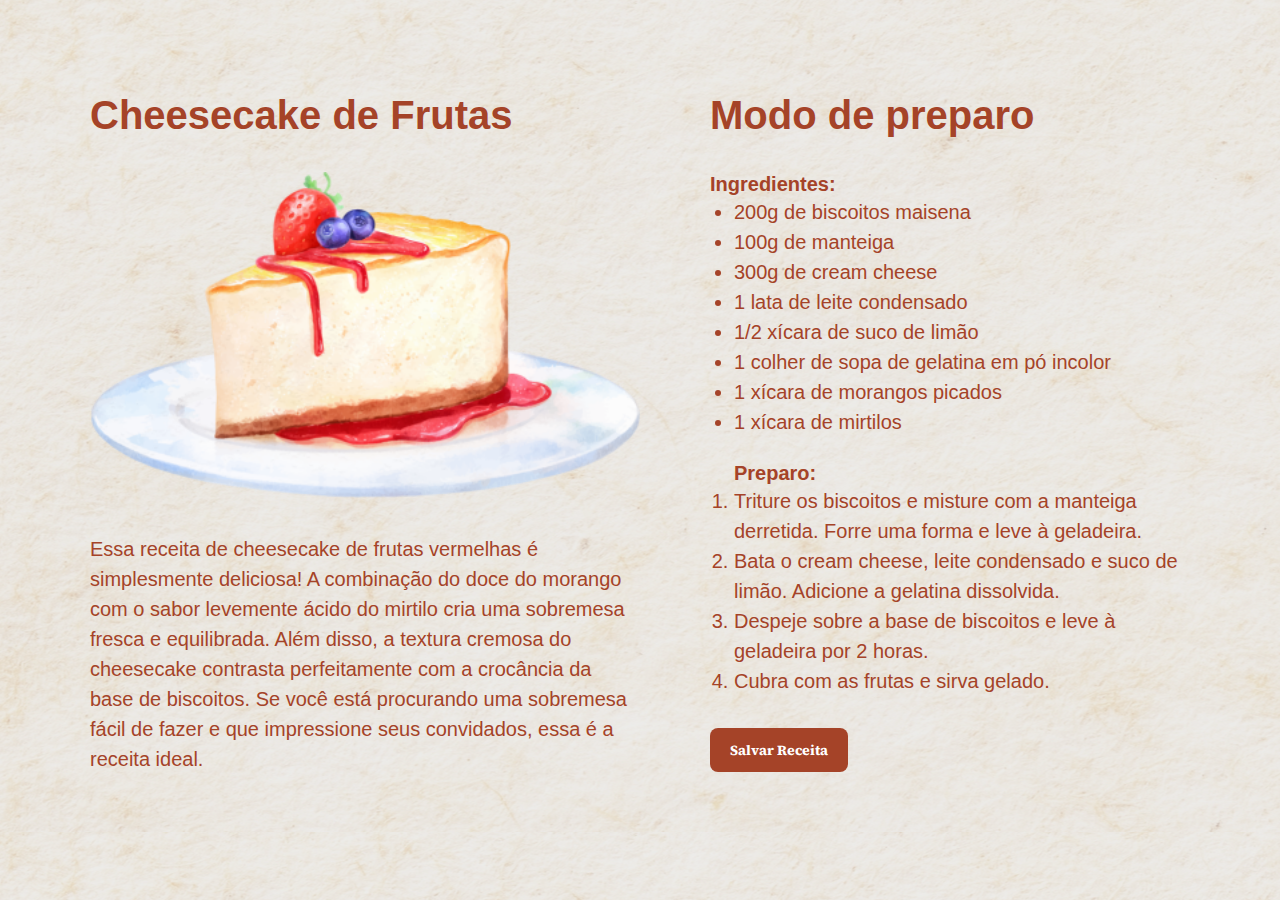
<file: cheesecake/index.html>
<!DOCTYPE html>
<html lang="pt-br">

<head>
    <meta charset="UTF-8">
    <meta name="viewport" content="width=device-width, initial-scale=1.0">
    <link rel="stylesheet" href="./style.css">
    <link rel="shortcut icon" href="./images/cheesecake.png" type="image/x-icon">
    <link rel="preconnect" href="https://fonts.googleapis.com">
    <link rel="preconnect" href="https://fonts.gstatic.com" crossorigin>
    <link href="https://fonts.googleapis.com/css2?family=Archivo:wght@600;700&family=Source+Serif+4:opsz,wght@8..60,400;8..60,700&display=swap" rel="stylesheet">
    <title>Cheesecake</title>
</head>

<body>

    <main>
        <div class="recipe">
            <h1>Cheesecake de Frutas</h1>
            <img src="./images/photo.png" alt="imagem de um cheesecake">
            <p>Essa receita de cheesecake de frutas vermelhas é simplesmente deliciosa! A combinação do doce do morango
                com o sabor levemente ácido do mirtilo cria uma sobremesa fresca e equilibrada. Além disso, a textura
                cremosa do cheesecake contrasta perfeitamente com a crocância da base de biscoitos. Se você está
                procurando uma sobremesa fácil de fazer e que impressione seus convidados, essa é a receita ideal.</p>
        </div>

        <div class="ingredients">
            <h2>Modo de preparo</h2>
            <strong>Ingredientes:</strong>
            <ul>
               
                <li>200g de biscoitos maisena</li>
                <li>100g de manteiga</li>
                <li>300g de cream cheese</li>
                <li>1 lata de leite condensado</li>
                <li> 1/2 xícara de suco de limão</li>
                <li>1 colher de sopa de gelatina em pó incolor</li>
                <li>1 xícara de morangos picados</li>
                <li>1 xícara de mirtilos</li>
            </ul>

            <ol>
                <strong>Preparo:</strong>

                <li>Triture os biscoitos e misture com a manteiga derretida. Forre uma forma e leve à geladeira.</li>
                <li> Bata o cream cheese, leite condensado e suco de limão. Adicione a gelatina dissolvida.</li>
                <li>Despeje sobre a base de biscoitos e leve à geladeira por 2 horas.</li>
                <li>Cubra com as frutas e sirva gelado.</li>
            </ol>

            <button>Salvar Receita</button>
        </div>
    </main>

</body>

</html>
</file>
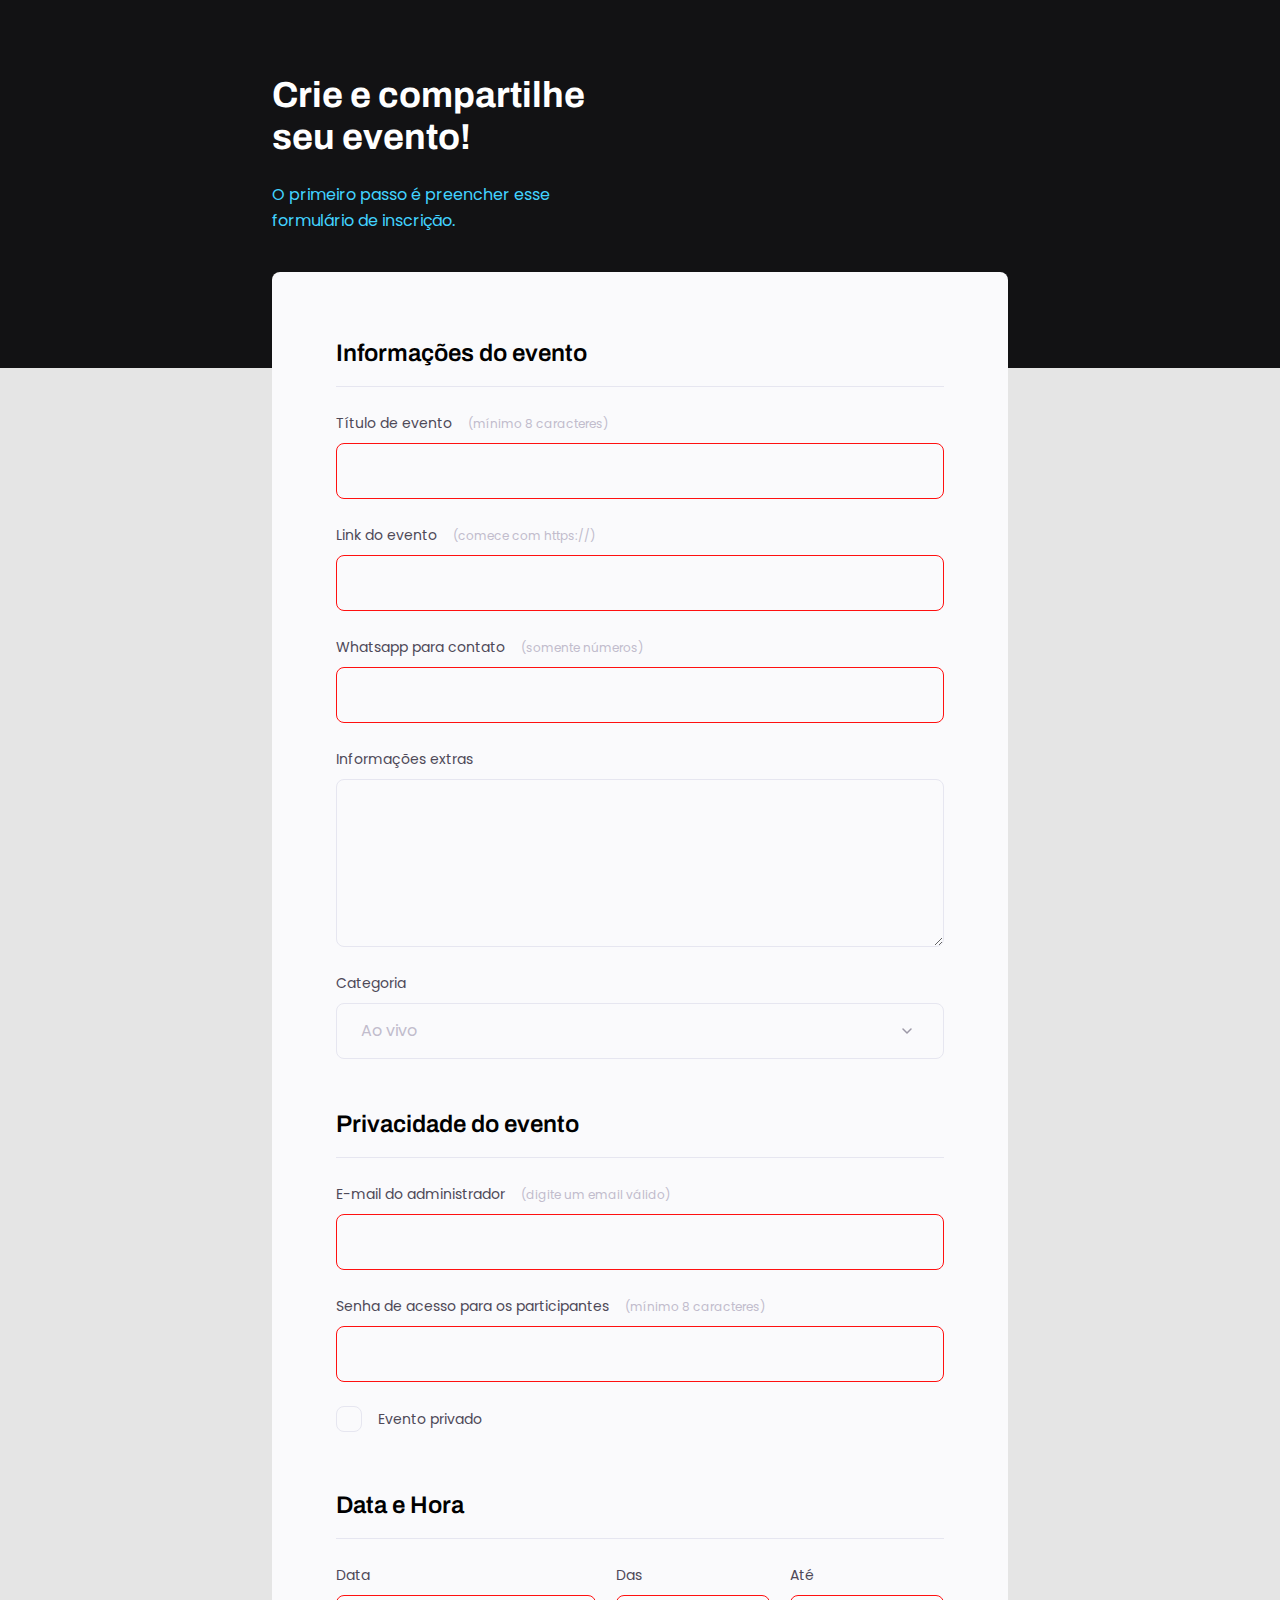
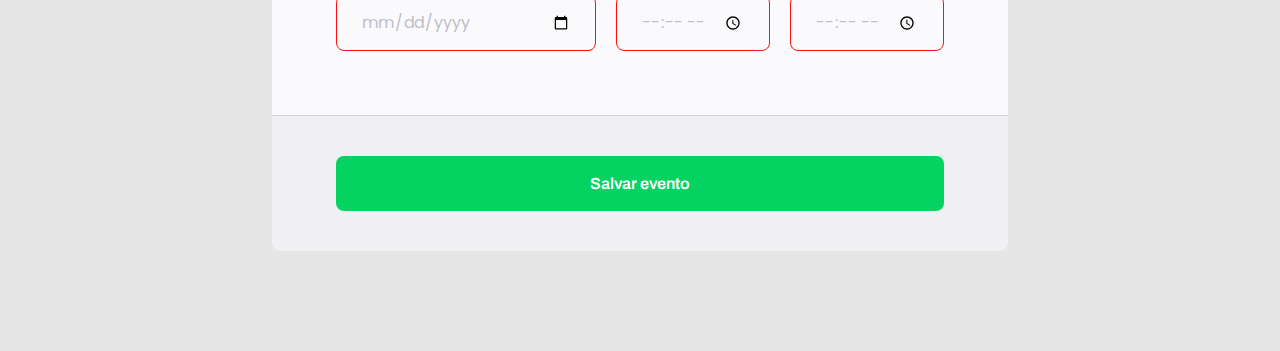
<file: form/index.html>
<!DOCTYPE html>
<html lang="pt-br">

<head>
    <meta charset="UTF-8">
    <meta name="viewport" content="width=device-width, initial-scale=1.0">
    <link rel="preconnect" href="https://fonts.googleapis.com">
    <link rel="preconnect" href="https://fonts.gstatic.com" crossorigin>
    <link href="https://fonts.googleapis.com/css2?family=Archivo:wght@600;700&family=Poppins&display=swap"
        rel="stylesheet">
    <link rel="shortcut icon" href="flavicon.png" type="image/x-icon">
    <title>Sua Festa</title>
    <link rel="stylesheet" href="style.css">
</head>

<body>
    <div class="page">

        <header>
            <h1>Crie e compartilhe seu evento!</h1>
            <p>O primeiro passo é preencher esse formulário de inscrição.</p>
        </header>

        <form id="my-form">
            <fieldset>
                <div class="fieldset-wrapper">

                    <legend>Informações do evento</legend>

                    <div class="input-wrapper">
                        <label for="event-title">Título de evento
                            <span>(mínimo 8 caracteres)</span>
                        </label>
                        <input type="text" id="event-title" required minlength="8" maxlength="8">
                    </div>

                    <div class="input-wrapper">
                        <label for="event-link">Link do evento
                            <span>(comece com https://)</span>
                        </label>
                        <input type="url" id="event-link" required>
                    </div>


                    <div class="input-wrapper">
                        <label for="event-whatsapp">Whatsapp para contato
                            <span>(somente números)</span>
                        </label>
                        <input type="text" id="event-whatsapp" required>
                    </div>

                    <div class="input-wrapper">
                        <label for="event-info">Informações extras </label>
                        <textarea id="event-info"></textarea>
                    </div>

                    <div class="input-wrapper">
                        <label for="event-category">Categoria</label>
                        <select id="event-category">
                            <option value="live">Ao vivo</option>
                            <option value="podcast">Podcast</option>
                            <option value="mentorship">Mentoria</option>
                        </select>
                    </div>

                </div>

            </fieldset>

            <fieldset>
                <div class="fieldset-wrapper">
                    <legend>Privacidade do evento</legend>

                    <div class="input-wrapper">
                        <label for="event-email">E-mail do administrador
                            <span>(digite um email válido)</span>
                        </label>
                        <input type="email" id="event-email" required>
                    </div>

                    <div class="input-wrapper">
                        <label for="event-password">Senha de acesso para os participantes
                            <span>(mínimo 8 caracteres)</span>
                        </label>
                        <input type="password" id="event-password" required minlength="8" maxlength="8">
                    </div>

                    <div class="checkbox-wrapper">
                        <input type="checkbox" id="event-private" required>
                        <label for="event-private">Evento privado</label>
                    </div>

                    
                </div>

            </fieldset>
            
            <fieldset>
                <div  class="fieldset-wrapper">
                    <legend>Data e Hora</legend>

                    <div class="col-3">

                        <div class="input-wrapper">
                            <label for="event-date">Data</label>
                            <input type="date" id="event-date" required>
                        </div>

                        <div class="input-wrapper">
                            <label for="event-begin">Das</label>
                            <input type="time" id="event-begin" required>
                        </div>

                        <div class="input-wrapper">
                            <label for="event-end">Até</label>
                            <input type="time" id="event-end" required>
                        </div>
                    </div>
                </div>
            </fieldset>
        </form>

        <footer>
            <input form="my-form" class="button" type="submit" value="Salvar evento">
        </footer>
    </div>
</body>

</html>
</file>
<file: cheesecake/style.css>
* {
    padding: 0;
    margin: 0;
    box-sizing: border-box;
}

:root {
    font-family: 'Source Serif Pro', sans-serif;
}

button {
    font-family: 'Source Serif 4', sans-serif;
    font-weight: 700;
    color: white;
    background: #A54328;
    border: 0;
    padding: 16px;
    border-radius: 8px;
    width: auto;
    font-size: 14px;
    margin-top: 32px;
    cursor: pointer;
}

body {
    background: url(./images/old-paper-texture-beige-craft-cardboard-vintage-canvas-surface\ 1.png), lightgray 50% / cover no-repeat;
    color: #A54328;
}

main {
    max-width: 320px;
    margin-inline: auto;
    padding: 56px 40px;
    box-sizing: content-box;
    display: flex;
    flex-direction: column;
    gap: 32px;
}

img {
    width: 100%;
    height: auto;
    margin-block: 32px;
}

.recipe p {
    line-height: 30px;
}

h1,h2 {
    font-size: 40px;
    font-weight: 700px;
}

h2 {
    margin-bottom: 32px;
}

p, li, strong {
    font-size: 20px;
    line-height: 18px;
}

ul, ol {
    padding-left: 24px;
}

ul li, ol li {
    line-height: 30px;
}

ul {
    margin-bottom: 24px;
}

@media (min-width: 1120px) {
    main {
        flex-direction: row;
        max-width: fit-content;
        gap: 70px;
        padding: 90px;
    }

    .recipe {
        max-width: calc(100% / 2);
    }
    
    .ingredients {
        max-width: calc(100% / 2);
    }

    h1,h2 {
        font-size: 40px;
        line-height: 50px;
    }

    p, li, strong {
        font-size: 20px;
        line-height: 25px;
    }

    button {
        padding: 10px 20px;
        font-size: 14px;
        line-height: 24px;
    }
}
</file>
<file: form/style.css>
* {
    box-sizing: border-box;
    margin: 0;
    padding: 0;
}

body,
input,
select,
textarea {
    font-family: 'Poppins', sans-serif;
}

body {
    background-color: #E5E5E5;
}

body::before {
    content: '';
    width: 100%;
    height: 368px;
    position: absolute;
    top: 0;
    left: 0;
    left: 0;
    z-index: -1;
    background: #121214
}

.page {
    width: 736px;
    margin: auto;
}

header {
    width: 319px;
    margin-top: 74px;
}

header h1 {
    font-family: 'Archivo', sans-serif;
    font-weight: bold;
    font-size: 36px;
    line-height: 42px;
    color: white;
    margin-bottom: 24px;
}


header p {
    font-size: 16px;
    line-height: 26px;
    color: #42d3ff;
}

form {
    display: flex;
    flex-direction: column;
    gap: 48px;
    background: #FAFAFC;
    min-height: 300px;
    margin-top: 38px;
    border-radius: 8px 8px 0 0;
    padding: 64px;
}

fieldset {
    border: none;
}

.fieldset-wrapper {
    display: flex;
    flex-direction: column;
    gap: 24px;
}

fieldset legend {
    font-family: 'Archivo', sans-serif;
    font-weight: 600;
    font-size: 24px;
    line-height: 34px;

    width: 100%;
    border-bottom: 1px solid #e6e6f0;
    padding-bottom: 16px;
}

.input-wrapper {
    display: flex;
    flex-direction: column;
}

.input-wrapper label,
.checkbox-wrapper {
    font-size: 14px;
    line-height: 24px;
    color: #4e4958;
    margin-bottom: 8px;
}

.input-wrapper label span {
    margin-left: 12px;
    font-size: 12px;
    line-height: 20px;
    color: #c1bccc;
}

.input-wrapper label span:hover {
    color: #2f2b38 ;
}

.input-wrapper input, 
.input-wrapper textarea,
.input-wrapper select {
    background: #FAFAFC;
    border: 1px solid #e6e6f0;
    border-radius: 8px;
    height: 56px;
    padding: 0 24px;
    font-size: 16px;
    line-height: 26px;
    color: #C1BCCC;
}

.input-wrapper textarea {
    padding: 0;
    width: 608px;
    height: 168px;
}

.input-wrapper select {
    appearance: none;
    background-image: url("data:image/svg+xml,%3Csvg width='24' height='24' viewBox='0 0 24 24' fill='none' xmlns='http://www.w3.org/2000/svg'%3E%3Cg clip-path='url(%23clip0_1_54)'%3E%3Cpath d='M8 10L12 14L16 10' stroke='%239C98A6' stroke-width='1.5' stroke-linecap='round' stroke-linejoin='round'/%3E%3C/g%3E%3Cdefs%3E%3CclipPath id='clip0_1_54'%3E%3Crect width='24' height='24' fill='white'/%3E%3C/clipPath%3E%3C/defs%3E%3C/svg%3E%0A");
    background-repeat: no-repeat;
    background-position: right 24px top 50%;
}


.col-3 {
    display: flex;
    gap: 20px;
}

    .col-3 > div:nth-child(1) {
        width: 100%;
        }

    .checkbox-wrapper input {
        display: none;
    }

    .checkbox-wrapper label {
        display: flex;
        align-items: center;
        gap: 16px;
        margin: 0;
    }

    .checkbox-wrapper label::before {
        content: '';
        display: block;
        width: 24px;
        height: 24px;
        border: 1px solid #e6e6f0;
        border-radius: 8px;
    }

    .checkbox-wrapper input:checked + label::before {
        background-image: url("data:image/svg+xml,%3Csvg width='24' height='24' viewBox='0 0 24 24' fill='none' xmlns='http://www.w3.org/2000/svg'%3E%3Cg clip-path='url(%23clip0_2903_23)'%3E%3Cpath d='M9 16.17L4.83 12L3.41 13.41L9 19L21 7L19.59 5.59L9 16.17Z' fill='%2342D3FF'/%3E%3C/g%3E%3Cdefs%3E%3CclipPath id='clip0_2903_23'%3E%3Crect width='24' height='24' fill='white'/%3E%3C/clipPath%3E%3C/defs%3E%3C/svg%3E%0A");
        cursor: pointer;
    }

   footer{
    background: #F0F0F4;
    height: 136px;
    display: flex;
    flex-direction: column;
    padding: 40px 64px;
    margin-bottom: 100px;
    border-top: 1px solid #D6D6D6;
    border-radius: 0 0 8px 8px ;
   }

   footer .button {
    height: 56px;
    font-size: 16px;
    font-weight: 600;
    line-height: 26px;
    background: #04d361;
    font-family: 'Archivo',  sans-serif;
    color: #FFFFFF;
    border: 0;
    border-radius: 8px;
    cursor: pointer;
   }

   footer .button:hover {
    background: #01833c;
   }

   input:invalid {
    border: 1px solid #FF1010;
   }
</file>
